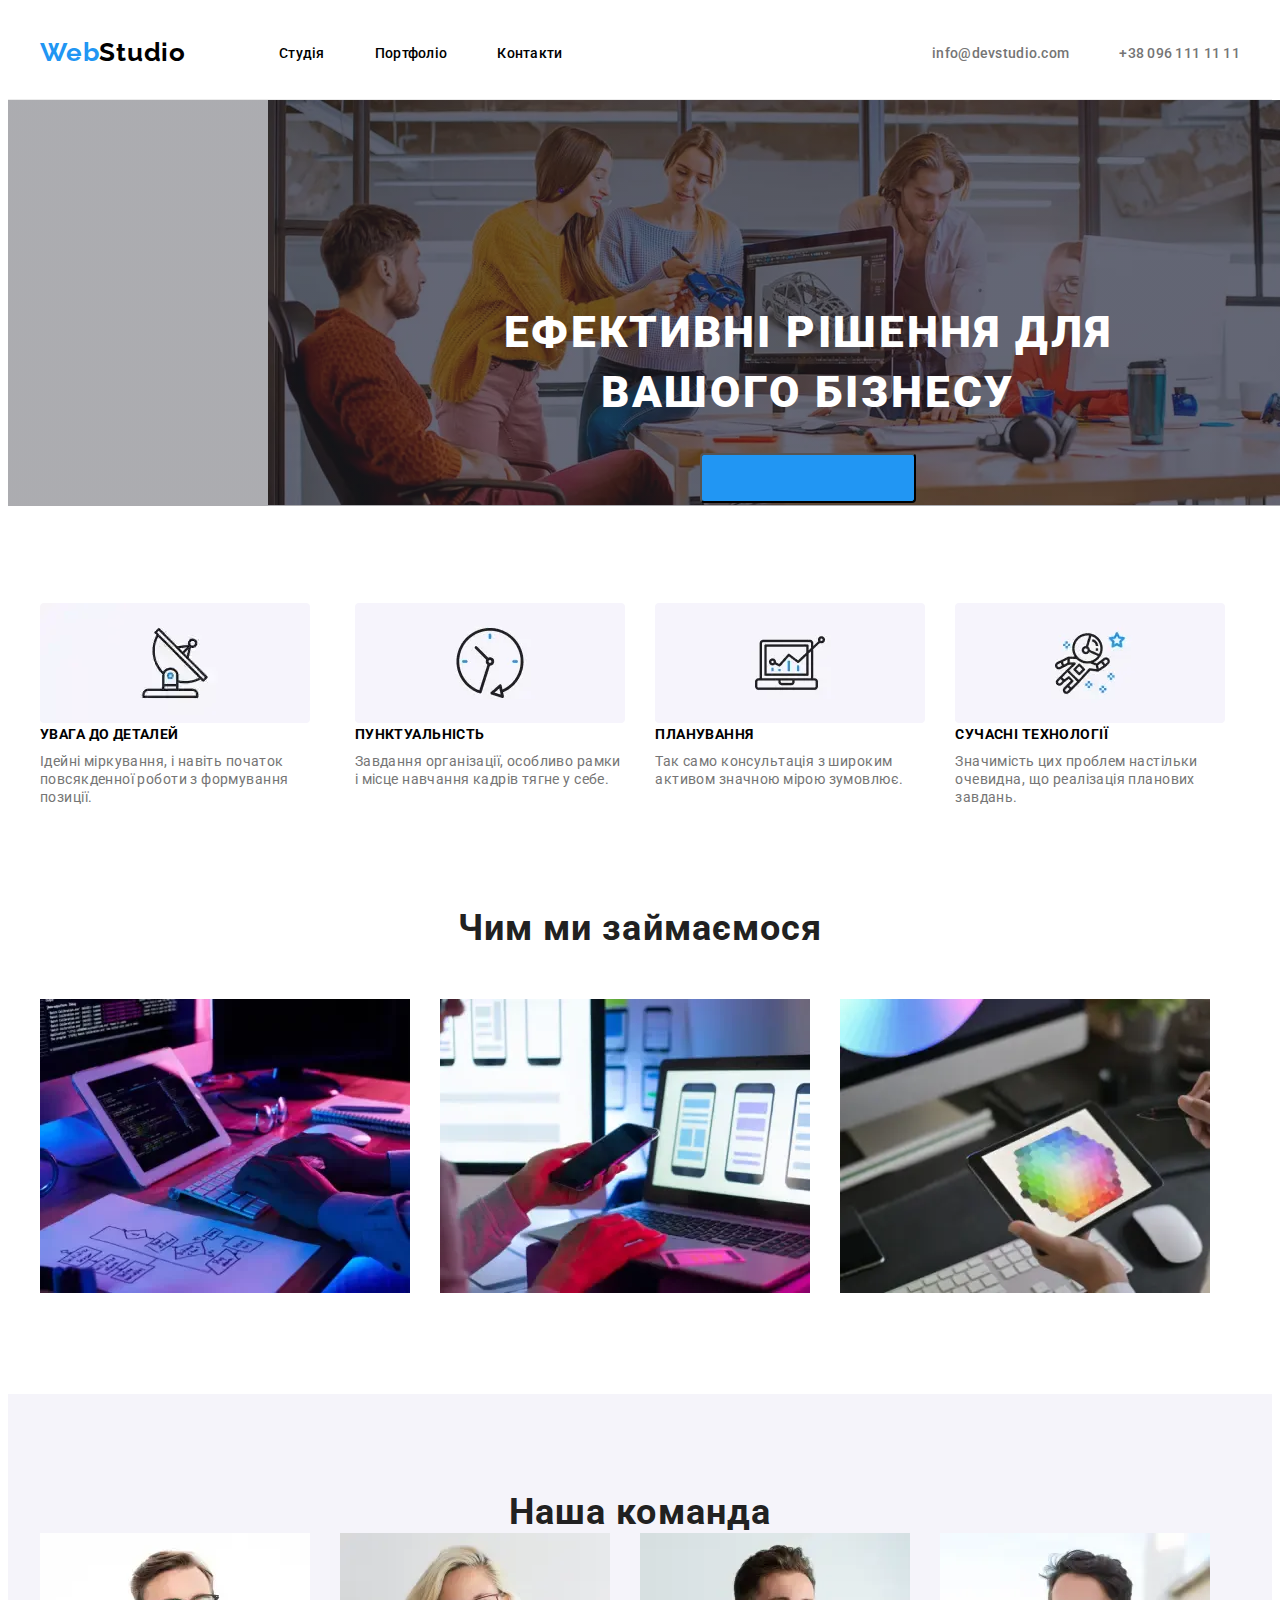
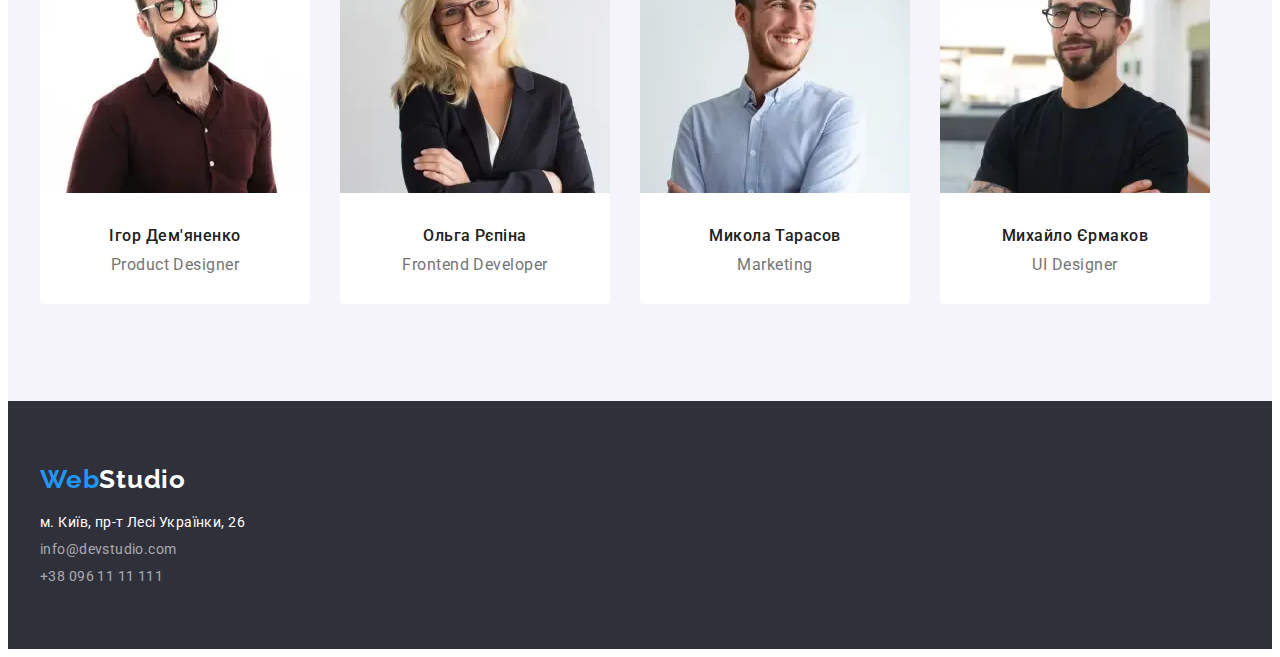
<file: index.html>
<!DOCTYPE html>
<html lang="en">

<head>
  <meta charset="UTF-8" />
  <meta name="viewport" content="width=device-width, initial-scale=1.0" />
  <title>(not)WebStudio - Figma</title>
  <link rel="preconnect" href="https://fonts.googleapis.com">
  <link rel="preconnect" href="https://fonts.gstatic.com" crossorigin>
  <link href="https://fonts.googleapis.com/css2?family=Raleway:wght@700&family=Roboto:wght@400;500;700;900&display=swap"
   rel="stylesheet">
   <link rel="stylesheet" href="https://cdnjs.cloudflare.com/ajax/libs/modern-normalize/2.0.0/modern-normalize.min.css" integrity="sha512-4xo8blKMVCiXpTaLzQSLSw3KFOVPWhm/TRtuPVc4WG6kUgjH6J03IBuG7JZPkcWMxJ5huwaBpOpnwYElP/m6wg==" 
   crossorigin="anonymous" referrerpolicy="no-referrer" />
  <link rel="stylesheet" href="./css/reset.css">
  <link rel="stylesheet" href="./css/style.css">
</head>

<body>
  <header class="header">
    <!--сторінки-->
    <div class="container header-container" > 
    <a class="logo" href="/">Web<span class="logo-studio">Studio</span></a>
    <ul class="menu">
      <li class="menu-item">
        <a class="menu-link" href="#">Студія</a>
      </li>
      <li class="menu-item">
        <a class="menu-link" href="./portfolio.html">Портфоліо</a>
      </li>
      <li class="menu-item">
        <a class="menu-link" href="">Контакти</a>
      </li>
    </ul>
    <!--контактна інформація-->
    <ul class="contacts-list">
      <li class="contacts-list-item">
        <a class="contacts-list-link" href="mailto:info@devstudio.com">info@devstudio.com</a>
      </li>
      <li class="contacts-list-item">
        <a class="contacts-list-link" href="tel:+380961111111">+38 096 111 11 11</a>
      </li>
    </ul>
  </div>
  </header>
  <main>
    <section class="hero">
      <div class="container">
      <h1 class="hero-title">Ефективні рішення для вашого бізнесу</h1>
      <button class="hero-button" type="button">Замовити послугу</button>
    </div>
    </section>
    <section class="features">
      <div class="container">
      <h2 hidden class="section-title">Наші особливості</h2>
      <ul class="features-list">
        <li class="features-item">
          <!-- <br> -->
          <h3 class="features-title">УВАГА ДО ДЕТАЛЕЙ</h3>
          <p class="featuresl-text">
            Ідейні міркування, і навіть початок 
            повсякденної роботи з формування
            позиції.
          </p>
        </li>
        <li class="features-item">
          
          <h3 class="features-title">ПУНКТУАЛЬНІСТЬ</h3>
          <p class="featuresl-text">
            Завдання організації, особливо рамки 
            і місце навчання кадрів тягне у себе.
          </p>
        </li>
        <li class="features-item">
          <h3 class="features-title">ПЛАНУВАННЯ</h3>
          <p class="featuresl-text">
            Так само консультація з широким 
            активом значною мірою зумовлює.
          </p>
        </li>
        <li class="features-item">
          <h3 class="features-title">СУЧАСНІ ТЕХНОЛОГІЇ</h3>
          <p class="featuresl-text">
            Значимість цих проблем настільки 
            очевидна, що реалізація планових 
            завдань.
          </p>
        </div>
    </section>
    <!--чим вони займаються-->
    <section class="work">
      <div class="container">
      <h2 class="section-title">Чим ми займаємося</h2>
      <ul class="work-list">
        <li class="work-item">
          <img class="work-image" src="./images/work1.webp" alt="img work 1" />
        </li>
        <li class="work-item">
          <img class="work-image" src="./images/work2.webp" alt="img work 2" />
        </li>
        <li class="work-item">
          <img class="work-image" src="./images/work3.webp" alt="img work 3" />
        </li>
      </ul>
    </div>
    </section>
    <!--команда-->
    <section class="team">
      <div class="container">
      <h2 class="team-title">Наша команда</h2>
      <ul class="team-list">
        <li class="team-item">
          <img class="team-image" src="./images/team1.webp" alt="teamer1" />
          <h3 class="team-subtitle">Ігор Дем'яненко</h3>
          <p class="team-text">
            Product Designer
          </p>
        </li>
        <li class="team-item">
          <img class="team-image" src="./images/team2.webp" alt="teamer1" />
          <h3 class="team-subtitle">Ольга Рєпіна</h3>
          <p class="team-text">
            Frontend Developer
          </p>
        </li>
        <li class="team-item">
          <img class="team-image" src="./images/team3.webp" alt="teamer1" />
          <h3 class="team-subtitle">Микола Тарасов</h3>
          <p class="team-text">
            Marketing
          </p>
        </li>
        <li class="team-item">
          <img class="team-image" src="./images/team4.webp" alt="teamer1" />
          <h3 class="team-subtitle">Михайло Єрмаков</h3>
          <p class="team-text">
            UI Designer
          </p>
        </div>
    </section>
  </main>
  <!--footer-->
  <footer class="footer">
    <div class="container">
    <a class="footer-logo" href="/">Web<span class="footer-logo-studio">Studio</span></a>
    <address class="footer-address">
      м. Київ, пр-т Лесі Українки, 26
    </address>
    <ul class="footer-contacts-list">
      <li class="footer-contacts-list-item">
        <a class="footer-contacts-list-link" href="mailto:info@devstudio.com">info@devstudio.com</a>
      </li>
      <li class="footer-contacts-list-item">
        <a class="footer-contacts-list-link" href="tel:+380961111111">+38 096 11 11 111</a>
      </li>
    </ul>
  </div>
  </footer>
</body>

</html>
</file>
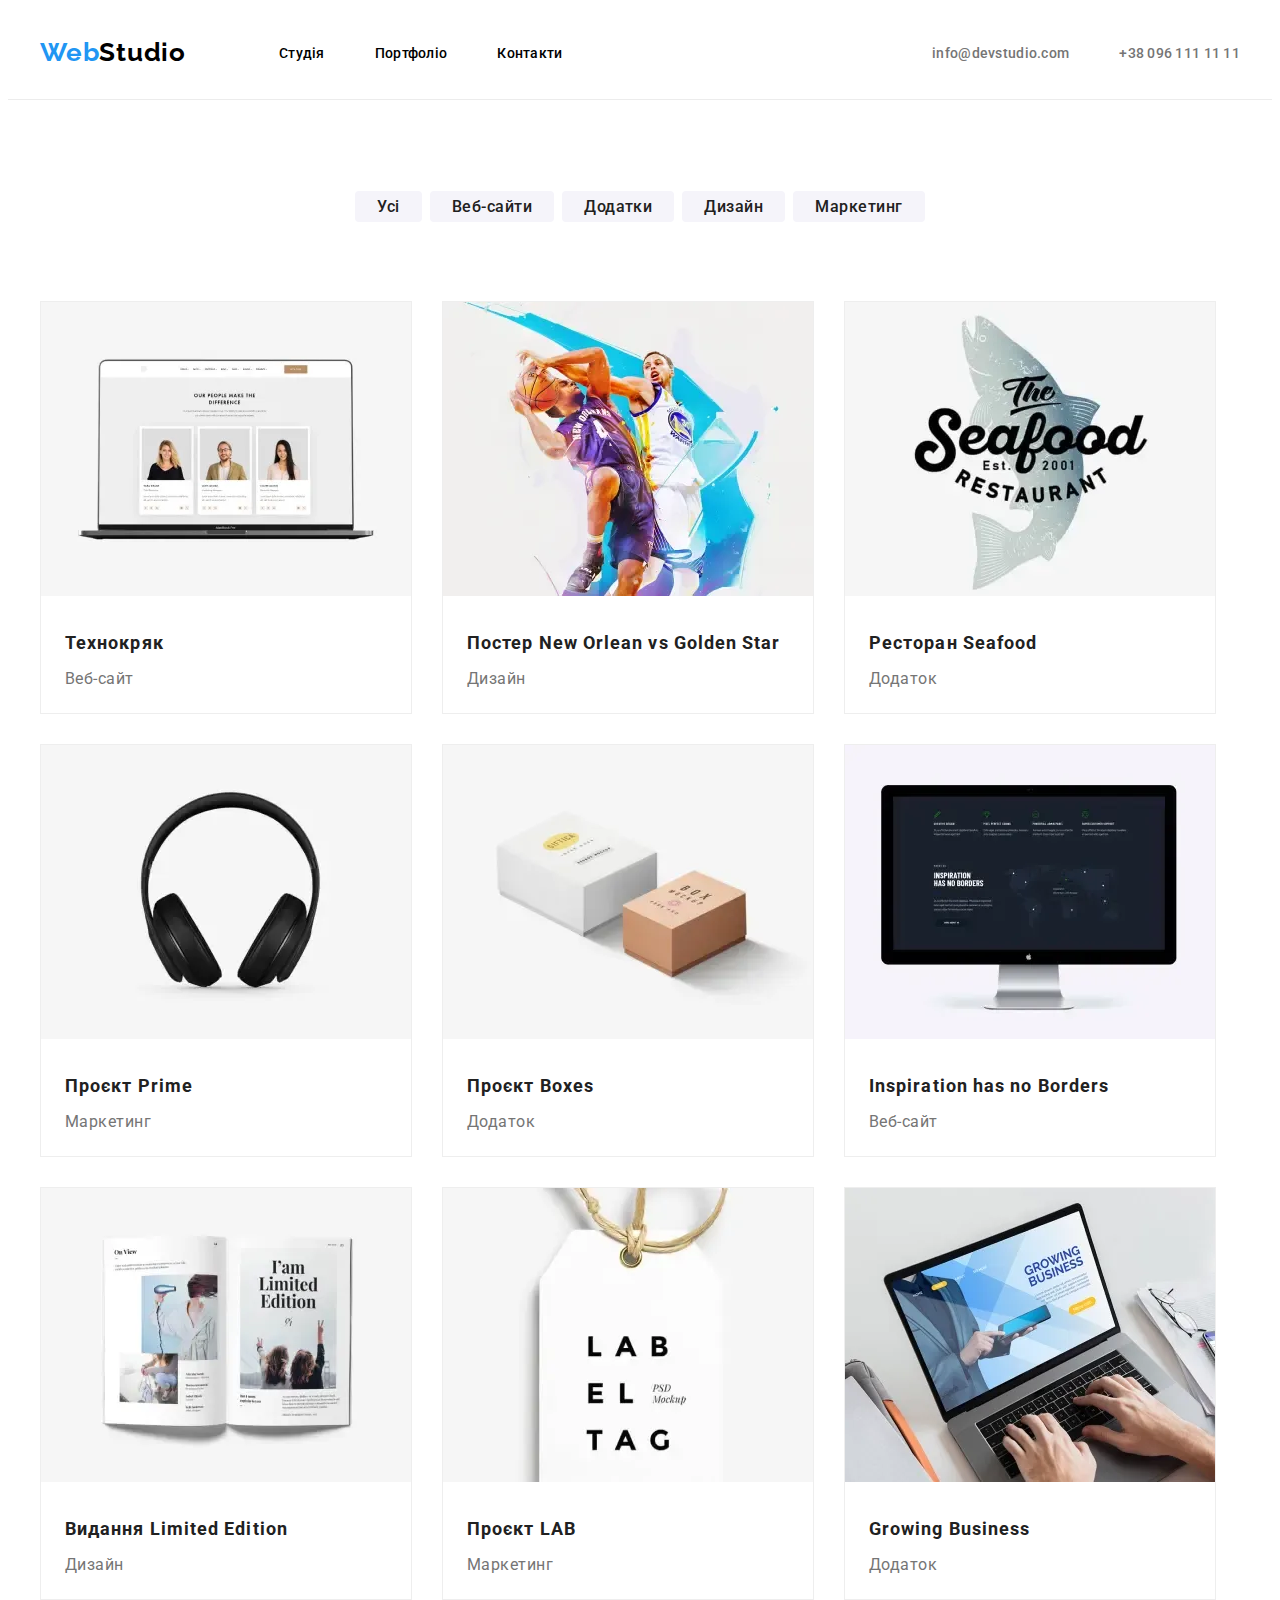
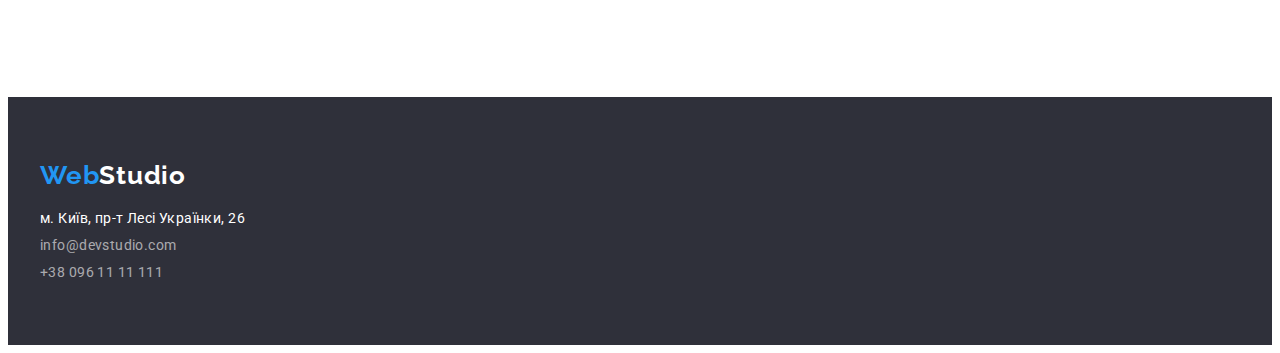
<file: portfolio.html>
<!DOCTYPE html>
<html lang="en">

<head>
  <meta charset="UTF-8">
  <meta http-equiv="X-UA-Compatible" content="IE=edge">
  <meta name="viewport" content="width=device-width, initial-scale=1.0">
  <title>(not)WebStudio - Figma</title>
  <link rel="preconnect" href="https://fonts.googleapis.com">
  <link rel="preconnect" href="https://fonts.gstatic.com" crossorigin>
  <link href="https://fonts.googleapis.com/css2?family=Raleway:wght@700&family=Roboto:wght@400;500;700;900&display=swap"
    rel="stylesheet">
  <link rel="stylesheet" href="./css/reset.css">
  <link rel="stylesheet" href="./css/style.css">
</head>

<body>
  <header class="header">
    <!--сторінки-->
    <div class="container header-container"> 
    <a class="logo" href="/">Web<span class="logo-studio">Studio</span></a>
    <ul class="menu">
      <li class="menu-item">
        <a class="menu-link" href="#">Студія</a>
      </li>
      <li class="menu-item">
        <a class="menu-link" href="./portfolio.html">Портфоліо</a>
      </li>
      <li class="menu-item">
        <a class="menu-link" href="">Контакти</a>
      </li>
    </ul>
    <!--контактна інформація-->
    <ul class="contacts-list">
      <li class="contacts-list-item">
        <a class="contacts-list-link" href="mailto:info@devstudio.com">info@devstudio.com</a>
      </li>
      <li class="contacts-list-item">
        <a class="contacts-list-link" href="tel:+380961111111">+38 096 111 11 11</a>
      </li>
    </ul>
    </div>
  </header>
  <main>
    <!--кнопочки-->
    <section class="button-section">
      <div class="container">
    <ul class="button-list">
      <li class="button-item">
        <a class="button-link" href="">Усі</a>
      </li>
      <li class="button-item">
        <a class="button-link" href="">Веб-сайти</a>
      </li>
      <li class="button-item">
        <a class="button-link" href="">Додатки</a>
      </li>
      <li class="button-item">
        <a class="button-link" href="">Дизайн</a>
      </li>
      <li class="button-item">
        <a class="button-link" href="">Маркетинг</a>
      </li>
    </ul>
  </div>
  </section>
    <!--веб-сайти/додатки/дизайн/маркетинг-->
    <!--реклама-->
    <section class="brands">
      <div class="container">
      <h2 class="brands-main-title">реклама</h2>
    <ul class="brands-list">
      <li class="brands-item">
        <img class="brands-image" src="./images/texno.kpyak.webp" alt="texno kpyak" />
        <h3 class="brands-title">Технокряк</h3>
        <p class="brands-text">Веб-сайт</p>
      </li>
      <li class="brands-item">
        <img class="brands-image" src="./images/poster-no-vs-gs.webp" alt="poster New Orlean vs Golden Star" />
        <h3 class="brands-title">Постер New Orlean vs Golden Star</h3>
        <p class="brands-text">Дизайн</p>
      </li>
      <li class="brands-item">
        <img class="brands-image" src="./images/seafood.webp" alt="Seafood" />
        <h3 class="brands-title">Ресторан Seafood</h3>
        <p class="brands-text">Додаток</p>
      </li>
      <li class="brands-item">
        <img class="brands-image" src="./images/prime.webp" alt="prime" />
        <h3 class="brands-title">Проєкт Prime</h3>
        <p class="brands-text">Маркетинг</p>
      </li>
      <li class="brands-item">
        <img class="brands-image" src="./images/boxes.webp" alt="Boxes" />
        <h3 class="brands-title">Проєкт Boxes</h3>
        <p class="brands-text">Додаток</p>
      </li>
      <li class="brands-item">
        <img class="brands-image" src="./images/inspiration-has-no-borders.webp" alt="Inspiration has no Borders" />
        <h3 class="brands-title">Inspiration has no Borders</h3>
        <p class="brands-text">Веб-сайт</p>
      </li>
      <li class="brands-item">
        <img class="brands-image" src="./images/limited-edition.webp" alt="Limited Edition" />
        <h3 class="brands-title">Видання Limited Edition</h3>
        <p class="brands-text">Дизайн</p>
      </li>
      <li class="brands-item">
        <img class="brands-image" src="./images/lab.webp" alt="LAB" />
        <h3 class="brands-title">Проєкт LAB</h3>
        <p class="brands-text">Маркетинг</p>
      </li>
      <li class="brands-item">
      <img class="brands-image" src="./images/growing-business.webp" alt="growing business" />
      <h3 class="brands-title">Growing Business</h3>
      <p class="brands-text">Додаток</p>
      </li>
    </ul>
      </div>
  </section>
  </main>
  <!--підвал-->
  <footer class="footer">
    <div class="container">
    <a class="footer-logo" href="/">Web<span class="footer-logo-studio">Studio</span></a>
    <address class="footer-address">
      м. Київ, пр-т Лесі Українки, 26
    </address>
    <ul class="footer-contacts-list">
      <li class="footer-contacts-list-item">
        <a class="footer-contacts-list-link" href="mailto:info@devstudio.com">info@devstudio.com</a>
      </li>
      <li class="footer-contacts-list-item">
        <a class="footer-contacts-list-link" href="tel:+380961111111">+38 096 11 11 111</a>
      </li>
    </ul>
  </div>
  </footer>
</body>

</html>
</file>
<file: css/style.css>
:root {
  --comandname: #212121;
  --comandtext: #757575;
  --Whatdo: #fff;
  --whatdobg: #2f303a;
  --comandbg: #f5f4fa;
  --hederphon: #2196f3;
  --fotermail: rgba(255, 255, 255, 0.6);
  --logo: #000;
  --button: #ffd0d0;
}

.container {
  width: 1200px;
  margin: 0 auto;
  padding: 0 15px;
  border: solid transparent;
}

body {
  font-family: Roboto; 
} 

header {
  padding-top: 24px;
  padding-bottom: 25px;
  border-bottom: solid 1px #ECECEC;
}

.header-container {
  display: flex;
  align-items: center;
}


.logo {
  color: var(--hederphon);
  font-family: Raleway;
  font-size: 26px;
  font-weight: 700;
  line-height: 1.38;
  letter-spacing: 0.78px;
}

.logo-studio {
  color: var(--logo);
  margin-right: 93px;
}

.menu {
  display: flex;
  gap: 50px;
} 

.menu-link {
  color: var(--logo);
  font-size: 14px;
  font-weight: 500;
  line-height: 1.14;
  letter-spacing: 0.28px;

}

.menu-link:hover {
  color: var(--hederphon);
}

.contacts-list {
  display: flex;
  gap: 50px;
  margin-left: auto;
} 

/*.contacts-list-item {}*/

.contacts-list-link {
  color: var(--comandtext);
  font-size: 14px;
  font-weight: 500;
  line-height: 1.14;
  letter-spacing: 0.28px;
}

.contacts-list-link:hover {
  color: var(--hederphon);
}

.hero {
  background-image: linear-gradient(rgba(47, 48, 58, 0.4), rgba(47, 48, 58, 0.4)),  url(../images/heroimg.webp);
  background-repeat: no-repeat;
  background-position: center;
  width: 1600px;
  margin-left: auto;
  margin-right: auto;
  padding-top: 200px;
}

.hero-title {
  color: var(--Whatdo);
  font-size: 44px;
  font-weight: 900;
  line-height: 1.36;
  letter-spacing: 2.64px;
  text-transform: uppercase;
  width: 696px;
  height: 120px;
  text-align: center;
  flex-shrink: 0;
  margin-left: auto;
  margin-right: auto;
}

.hero-button {
  width: 216px;
  height: 50px;
  flex-shrink: 0;
  border-radius: 4px;
  background: var(--hederphon);
  height: 100;
  color: var(--Whatdo);
  text-align: center;
  font-size: 1.87;
  font-weight: 700;
  line-height: 16.8;
  letter-spacing: 0.96px;
  margin-left: auto;
  margin-right: auto;
  display: block;
  margin-top: 30px;
}

.features {
  padding: 94px 0 94px 0;
}

.features-item:nth-child(1)::before {
  content: url("../images/group1.webp");
  display: block;
}

.features-item:nth-child(2)::before {
  content: url("../images/group2.webp");
  display: block;
}

.features-item:nth-child(3)::before {
  content: url("../images/group3.webp");
  display: block;
}

.features-item:nth-child(4)::before {
  content: url("../images/group4.webp");
  display: block;
}

.section-title {
  color: var(--comandname);
  text-align: center;
  font-size: 36px;
  font-weight: 700;
  line-height: normal;
  letter-spacing: 1.08px;
}

.features-list {
  display: flex;
  gap: 30px;
}

/* .features-item {} */

.features-title {
  color: var(--text-color);
  font-size: 14px;
  font-weight: 700;
  line-height: 1.14;
  letter-spacing: 0.42px;
  text-transform: uppercase;
  margin-bottom: 10px;
}

.featuresl-text {
  color: var(--comandtext);
  font-size: 14px;
  font-weight: 400;
  line-height: 1.28;
  letter-spacing: 0.42px;
}

.work {
  display: flex;
  padding: 0 0 94px 0;
}

.work-list {
  display: flex;
  align-items: center;
  gap: 30px;
  margin-top: 50px;
}

/*.work-item {}

.work-image {}*/

.team {
  padding: 94px 0 94px 0;
  background: #f5f4fa;
} 

.section-team-title {
  color: var(--comandname);
  text-align: center;
  font-size: 36px;
  font-weight: 700;
  line-height: normal;
  letter-spacing: 1.08px;
}

 .team-list {
  display: flex;
  align-items: center;
  gap: 30px;

 }

.team-item {
background-color: #fff;
border-radius: 0 0 4px 4px;
}

.team-subtitle {
  color: var(--comandname);
  text-align: center;
  font-size: 16px;
  font-weight: 500;
  line-height: 1.18;
  letter-spacing: 0.48px;
  margin-bottom: 10px;
}

.team-image {
  width: 270px;
  height: 260px;
  margin-bottom: 30px;
} 

.team-title {
  color: var(--comandname);
  text-align: center;
  font-size: 36px;
  font-weight: 700;
  line-height: normal;
  letter-spacing: 1.08px;
}

.team-text {
  color: var(--comandtext);
  text-align: center;
  font-size: 16px;
  font-weight: 400;
  line-height: normal;
  letter-spacing: 0.48px;
  margin-bottom: 30px;
}

.footer {
  background: var(--whatdobg);
  padding: 60px 0 60px 0;
}

.footer-address {
  color: var(--Whatdo);
  font-size: 14px;
  font-weight: 400;
  line-height: 1.28;
  letter-spacing: 0.42px;
  font-style: normal;
  margin-top: 20px;
}

/* .footer-contacts-list {} */

.footer-contacts-list-item {
  color: var(--fotermail);
  font-size: 14px;
  font-weight: 400;
  line-height: 1.28;
  letter-spacing: 0.42px;
  margin-top: 9px;
}

.footer-contacts-list-link {
  color: var(--fotermail);
  font-size: 14px;
  font-weight: 400;
  line-height: 1.28;
  letter-spacing: 0.42px;
}

.footer-logo {
  color: var(--hederphon);
  font-family: Raleway;
  font-size: 26px;
  font-weight: 700;
  line-height: normal;
  letter-spacing: 0.78px;
}

.footer-logo-studio {
  color: var(--Whatdo);
  font-family: Raleway;
  font-size: 26px;
  font-weight: 700;
  line-height: normal;
  letter-spacing: 0.78px;
}

.button-section {
    padding-top: 94px;
    padding-bottom: 50px;
} 

.button-list {
  display: flex;
  align-items: center;
  justify-content: center;
  gap: 8px;
}

.button-item {
  color: var(--comandbg);
  text-align: center;
  font-size: 16px;
  font-weight: 500;
  line-height: 1.25;
  letter-spacing: 0.48px;
}


.button-link {
  background-color: var(--comandbg);
  border: none;
  border-radius: 4px;
  color: #212121;
  text-align: center;
  font-family: Roboto;
  font-size: 16px;
  font-style: normal;
  font-weight: 500;
  line-height: 1.28;
  /* 162.5% */
  letter-spacing: 0.48px;
  padding: 6px 22px 6px 22px;
}

.button-link:hover {
  color: var(--Whatdo);
  background: var(--hederphon);
  
}

.brands {
  padding-bottom: 94px;
} 

.brands-main-title {
  color: var(--Whatdo);
}

.brands-list {
  display: flex;
  flex-wrap: wrap;
  gap: 30px; 
}

.brands-item {
  color: var(--comandtext);
  font-size: 16px;
  font-weight: 400;
  line-height: 1.75;
  letter-spacing: 0.48px;
  border: 1px solid #EEE;
background: #FFF;
flex-basis: calc((100% - (30px * 2)) / 3 );
max-width: 370px;
}

.brands-item:hover {
box-shadow: 1px 4px 6px 0px rgba(0, 0, 0, 0.16),
 0px 4px 4px 0px rgba(0, 0, 0, 0.06), 
 0px 1px 1px 0px rgba(0, 0, 0, 0.12);
}

.brands-image {
  margin-bottom: 20px;
}

.brands-title {
  color: var(--comandname);
  font-size: 18px;
  font-weight: 700;
  line-height: 2;
  letter-spacing: 1.08px;
  margin-bottom: 4px;
  margin-left: 24px;
}

.brands-text {
  color: var(--comandtext);
  font-size: 16px;
  font-weight: 400;
  line-height: 1.75;
  letter-spacing: 0.48px;
  margin-left: 24px;
  margin-bottom: 20px;
}
</file>
